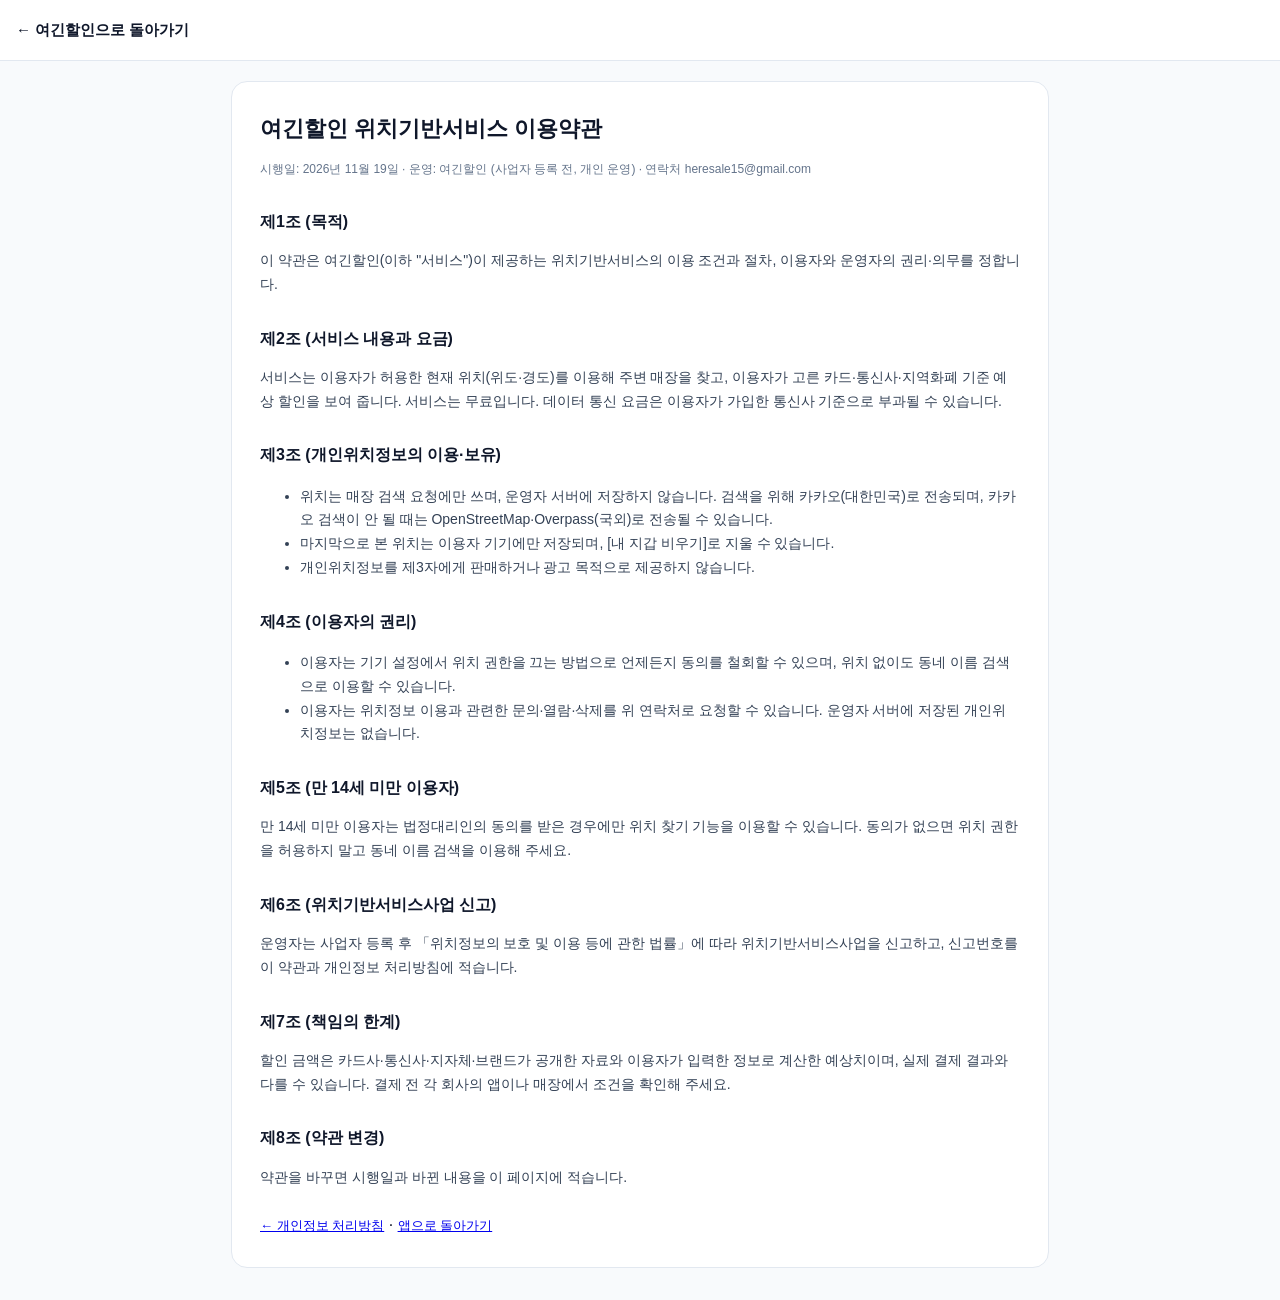
<file: app/web/location-terms.html>
<!DOCTYPE html>
<html lang="ko">
<head>
  <meta charset="UTF-8" />
  <meta name="viewport" content="width=device-width, initial-scale=1.0" />
  <title>여긴할인 위치기반서비스 이용약관</title>
  <style>
    body { font-family: 'Apple SD Gothic Neo', 'Noto Sans KR', sans-serif; background: #f8fafc; color: #0f172a; margin: 0; padding: 32px 16px; line-height: 1.7; }
    main { max-width: 760px; margin: 0 auto; background: #fff; border: 1px solid #e2e8f0; border-radius: 16px; padding: 28px; }
    h1 { font-size: 22px; margin: 0 0 4px; }
    h2 { font-size: 16px; margin: 28px 0 8px; }
    p, li { font-size: 14px; color: #334155; }
    .meta { font-size: 12px; color: #64748b; }
    .todo { background: #fef3c7; padding: 2px 6px; border-radius: 4px; }
    table { border-collapse: collapse; width: 100%; font-size: 13px; }
    th, td { border: 1px solid #e2e8f0; padding: 8px; text-align: left; vertical-align: top; }
    th { background: #f1f5f9; }
    a.back { display: inline-block; margin-top: 12px; font-size: 13px; }
    .topnav { position: sticky; top: 0; z-index: 5; background: #fff; border-bottom: 1px solid #e2e8f0; margin: -32px -16px 20px; padding: 10px 16px; }
    .topnav a { display: inline-flex; align-items: center; gap: 6px; min-height: 40px; font-weight: 700; color: #0f172a; text-decoration: none; font-size: 15px; }
  </style>
</head>
<body>
<nav class="topnav"><a href="/" onclick="if(history.length>1&&document.referrer.indexOf(location.host)>-1){history.back();return false}">← 여긴할인으로 돌아가기</a></nav>
<main>
  <h1>여긴할인 위치기반서비스 이용약관</h1>
  <p class="meta">시행일: 2026년 11월 19일 · 운영: 여긴할인 (사업자 등록 전, 개인 운영) · 연락처 heresale15@gmail.com</p>
  <h2>제1조 (목적)</h2>
  <p>이 약관은 여긴할인(이하 "서비스")이 제공하는 위치기반서비스의 이용 조건과 절차, 이용자와 운영자의 권리·의무를 정합니다.</p>
  <h2>제2조 (서비스 내용과 요금)</h2>
  <p>서비스는 이용자가 허용한 현재 위치(위도·경도)를 이용해 주변 매장을 찾고, 이용자가 고른 카드·통신사·지역화폐 기준 예상 할인을 보여 줍니다. 서비스는 무료입니다. 데이터 통신 요금은 이용자가 가입한 통신사 기준으로 부과될 수 있습니다.</p>
  <h2>제3조 (개인위치정보의 이용·보유)</h2>
  <ul>
    <li>위치는 매장 검색 요청에만 쓰며, 운영자 서버에 저장하지 않습니다. 검색을 위해 카카오(대한민국)로 전송되며, 카카오 검색이 안 될 때는 OpenStreetMap·Overpass(국외)로 전송될 수 있습니다.</li>
    <li>마지막으로 본 위치는 이용자 기기에만 저장되며, [내 지갑 비우기]로 지울 수 있습니다.</li>
    <li>개인위치정보를 제3자에게 판매하거나 광고 목적으로 제공하지 않습니다.</li>
  </ul>
  <h2>제4조 (이용자의 권리)</h2>
  <ul>
    <li>이용자는 기기 설정에서 위치 권한을 끄는 방법으로 언제든지 동의를 철회할 수 있으며, 위치 없이도 동네 이름 검색으로 이용할 수 있습니다.</li>
    <li>이용자는 위치정보 이용과 관련한 문의·열람·삭제를 위 연락처로 요청할 수 있습니다. 운영자 서버에 저장된 개인위치정보는 없습니다.</li>
  </ul>
  <h2>제5조 (만 14세 미만 이용자)</h2>
  <p>만 14세 미만 이용자는 법정대리인의 동의를 받은 경우에만 위치 찾기 기능을 이용할 수 있습니다. 동의가 없으면 위치 권한을 허용하지 말고 동네 이름 검색을 이용해 주세요.</p>
  <h2>제6조 (위치기반서비스사업 신고)</h2>
  <p>운영자는 사업자 등록 후 「위치정보의 보호 및 이용 등에 관한 법률」에 따라 위치기반서비스사업을 신고하고, 신고번호를 이 약관과 개인정보 처리방침에 적습니다.</p>
  <h2>제7조 (책임의 한계)</h2>
  <p>할인 금액은 카드사·통신사·지자체·브랜드가 공개한 자료와 이용자가 입력한 정보로 계산한 예상치이며, 실제 결제 결과와 다를 수 있습니다. 결제 전 각 회사의 앱이나 매장에서 조건을 확인해 주세요.</p>
  <h2>제8조 (약관 변경)</h2>
  <p>약관을 바꾸면 시행일과 바뀐 내용을 이 페이지에 적습니다.</p>
  <a class="back" href="/privacy.html">← 개인정보 처리방침</a> · <a class="back" href="/index.html">앱으로 돌아가기</a>
</main>
</body>
</html>
</file>
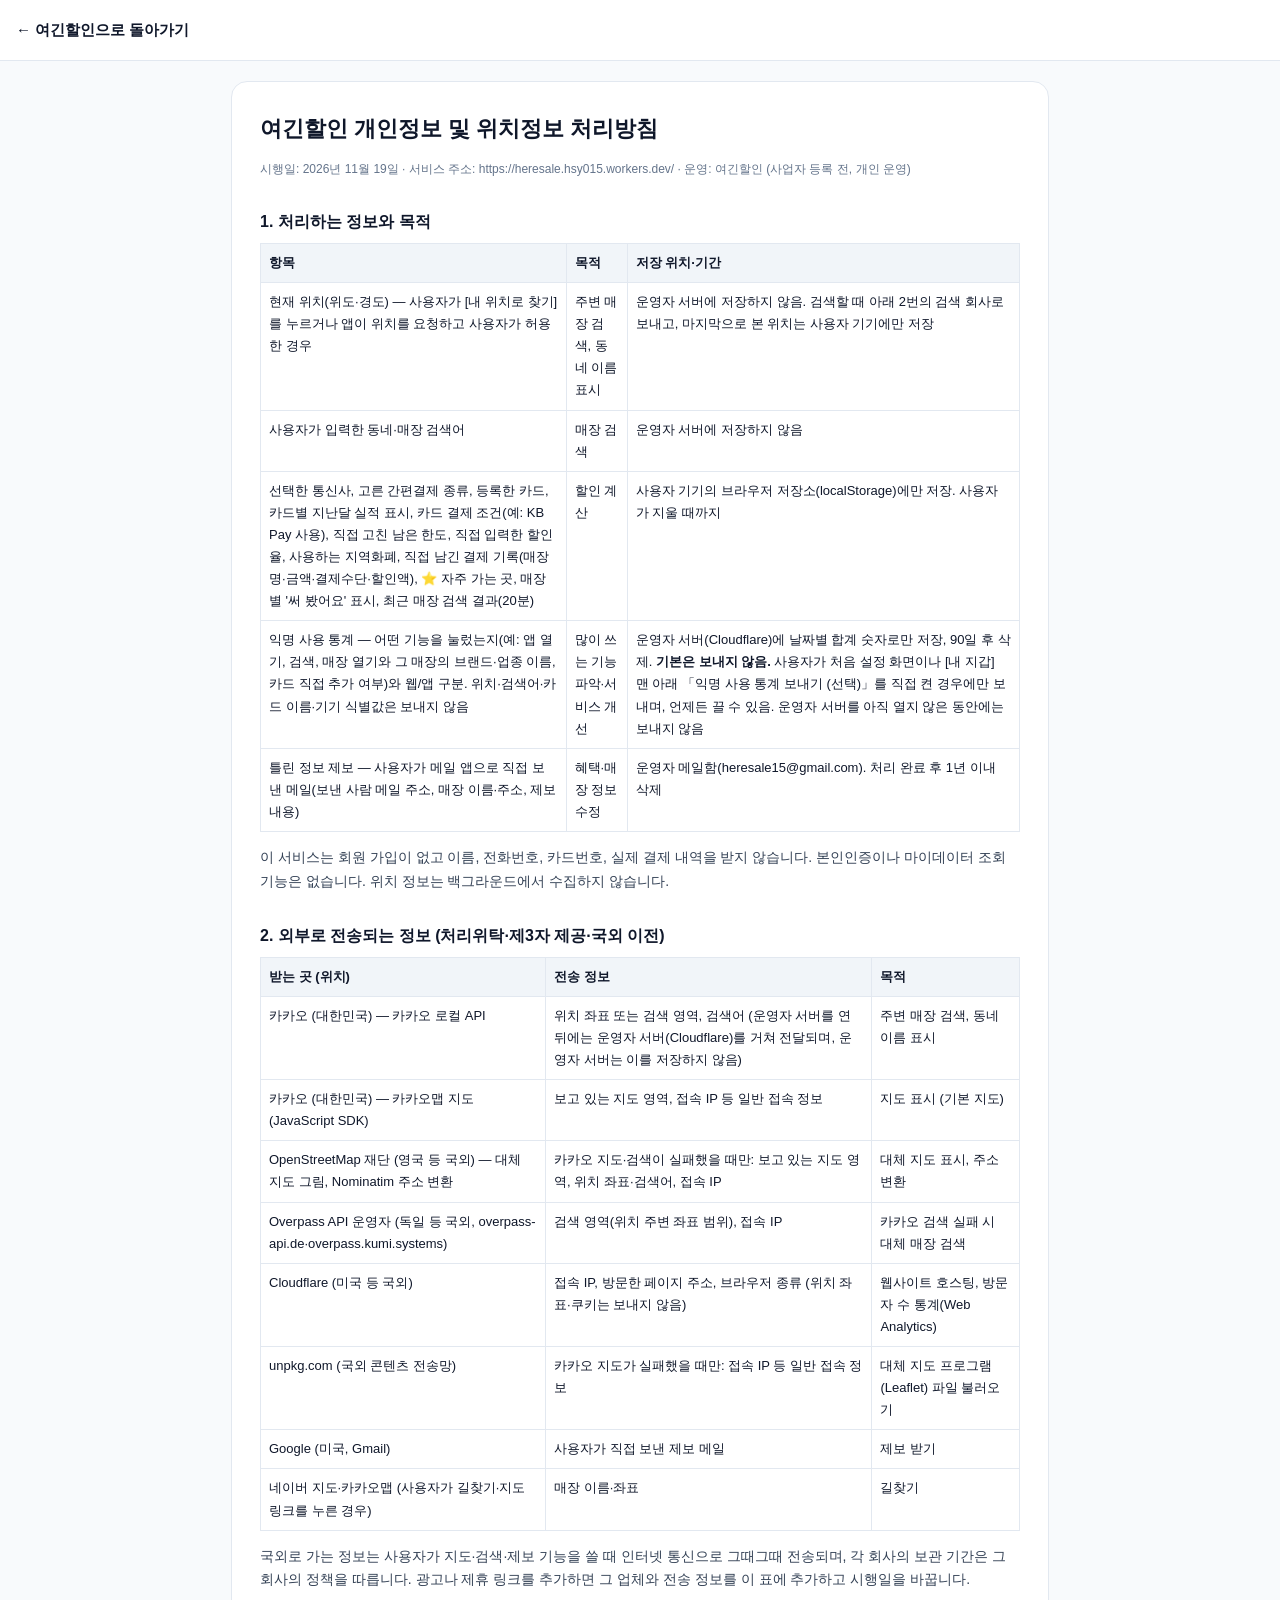
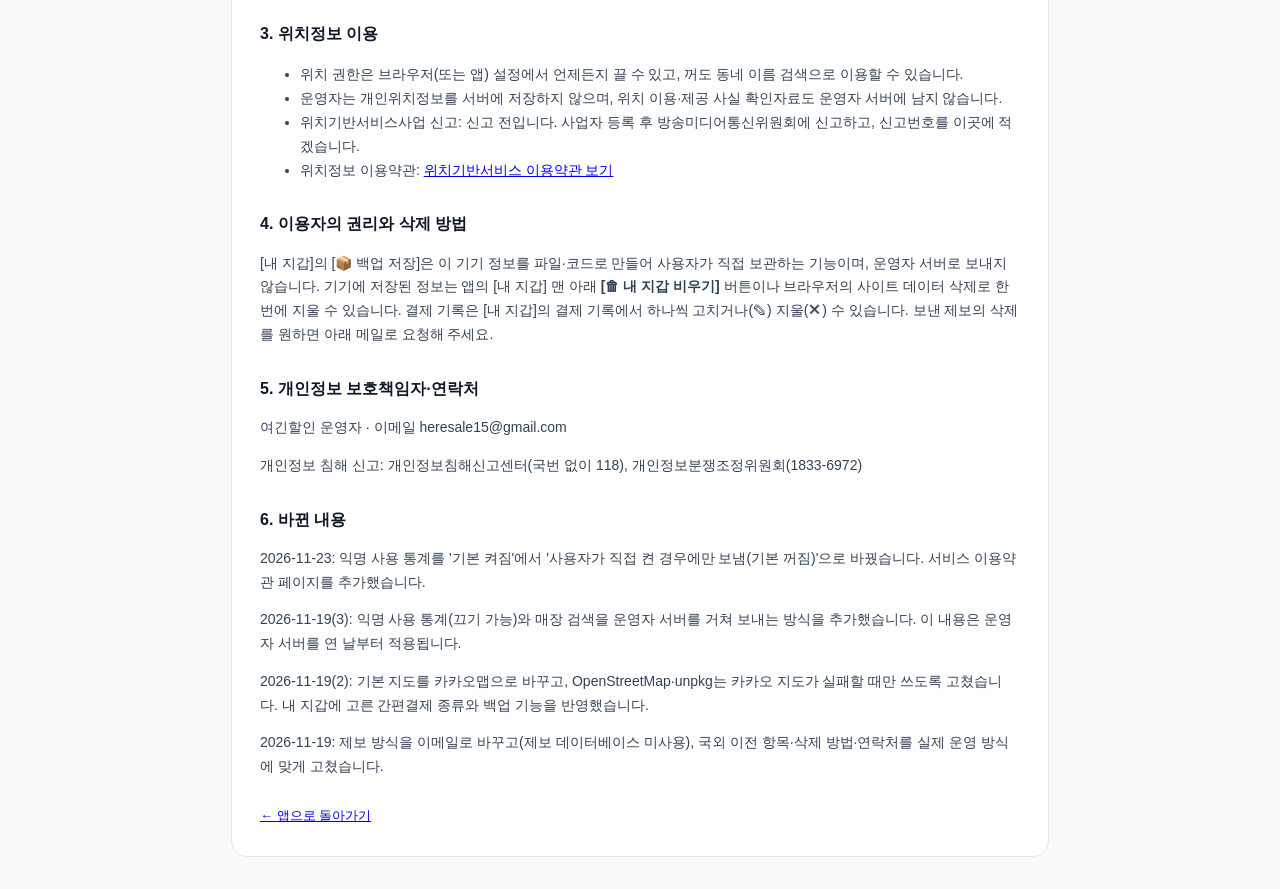
<file: app/web/privacy.html>
<!DOCTYPE html>
<html lang="ko">
<head>
  <meta charset="UTF-8" />
  <meta name="viewport" content="width=device-width, initial-scale=1.0" />
  <title>여긴할인 개인정보 및 위치정보 처리방침</title>
  <style>
    body { font-family: 'Apple SD Gothic Neo', 'Noto Sans KR', sans-serif; background: #f8fafc; color: #0f172a; margin: 0; padding: 32px 16px; line-height: 1.7; }
    main { max-width: 760px; margin: 0 auto; background: #fff; border: 1px solid #e2e8f0; border-radius: 16px; padding: 28px; }
    h1 { font-size: 22px; margin: 0 0 4px; }
    h2 { font-size: 16px; margin: 28px 0 8px; }
    p, li { font-size: 14px; color: #334155; }
    .meta { font-size: 12px; color: #64748b; }
    .todo { background: #fef3c7; padding: 2px 6px; border-radius: 4px; }
    table { border-collapse: collapse; width: 100%; font-size: 13px; }
    th, td { border: 1px solid #e2e8f0; padding: 8px; text-align: left; vertical-align: top; }
    th { background: #f1f5f9; }
    a.back { display: inline-block; margin-top: 12px; font-size: 13px; }
    .topnav { position: sticky; top: 0; z-index: 5; background: #fff; border-bottom: 1px solid #e2e8f0; margin: -32px -16px 20px; padding: 10px 16px; }
    .topnav a { display: inline-flex; align-items: center; gap: 6px; min-height: 40px; font-weight: 700; color: #0f172a; text-decoration: none; font-size: 15px; }
  </style>
</head>
<body>
<nav class="topnav"><a href="/" onclick="if(history.length>1&&document.referrer.indexOf(location.host)>-1){history.back();return false}">← 여긴할인으로 돌아가기</a></nav>
<main>
  <h1>여긴할인 개인정보 및 위치정보 처리방침</h1>
  <p class="meta">시행일: 2026년 11월 19일 · 서비스 주소: https://heresale.hsy015.workers.dev/ · 운영: 여긴할인 (사업자 등록 전, 개인 운영)</p>

  <h2>1. 처리하는 정보와 목적</h2>
  <table>
    <tr><th>항목</th><th>목적</th><th>저장 위치·기간</th></tr>
    <tr><td>현재 위치(위도·경도) — 사용자가 [내 위치로 찾기]를 누르거나 앱이 위치를 요청하고 사용자가 허용한 경우</td><td>주변 매장 검색, 동네 이름 표시</td><td>운영자 서버에 저장하지 않음. 검색할 때 아래 2번의 검색 회사로 보내고, 마지막으로 본 위치는 사용자 기기에만 저장</td></tr>
    <tr><td>사용자가 입력한 동네·매장 검색어</td><td>매장 검색</td><td>운영자 서버에 저장하지 않음</td></tr>
    <tr><td>선택한 통신사, 고른 간편결제 종류, 등록한 카드, 카드별 지난달 실적 표시, 카드 결제 조건(예: KB Pay 사용), 직접 고친 남은 한도, 직접 입력한 할인율, 사용하는 지역화폐, 직접 남긴 결제 기록(매장명·금액·결제수단·할인액), ⭐ 자주 가는 곳, 매장별 '써 봤어요' 표시, 최근 매장 검색 결과(20분)</td><td>할인 계산</td><td>사용자 기기의 브라우저 저장소(localStorage)에만 저장. 사용자가 지울 때까지</td></tr>
    <tr><td>익명 사용 통계 — 어떤 기능을 눌렀는지(예: 앱 열기, 검색, 매장 열기와 그 매장의 브랜드·업종 이름, 카드 직접 추가 여부)와 웹/앱 구분. 위치·검색어·카드 이름·기기 식별값은 보내지 않음</td><td>많이 쓰는 기능 파악·서비스 개선</td><td>운영자 서버(Cloudflare)에 날짜별 합계 숫자로만 저장, 90일 후 삭제. <b>기본은 보내지 않음.</b> 사용자가 처음 설정 화면이나 [내 지갑] 맨 아래 「익명 사용 통계 보내기 (선택)」를 직접 켠 경우에만 보내며, 언제든 끌 수 있음. 운영자 서버를 아직 열지 않은 동안에는 보내지 않음</td></tr>
    <tr><td>틀린 정보 제보 — 사용자가 메일 앱으로 직접 보낸 메일(보낸 사람 메일 주소, 매장 이름·주소, 제보 내용)</td><td>혜택·매장 정보 수정</td><td>운영자 메일함(heresale15@gmail.com). 처리 완료 후 1년 이내 삭제</td></tr>
  </table>
  <p>이 서비스는 회원 가입이 없고 이름, 전화번호, 카드번호, 실제 결제 내역을 받지 않습니다. 본인인증이나 마이데이터 조회 기능은 없습니다. 위치 정보는 백그라운드에서 수집하지 않습니다.</p>

  <h2>2. 외부로 전송되는 정보 (처리위탁·제3자 제공·국외 이전)</h2>
  <table>
    <tr><th>받는 곳 (위치)</th><th>전송 정보</th><th>목적</th></tr>
    <tr><td>카카오 (대한민국) — 카카오 로컬 API</td><td>위치 좌표 또는 검색 영역, 검색어 (운영자 서버를 연 뒤에는 운영자 서버(Cloudflare)를 거쳐 전달되며, 운영자 서버는 이를 저장하지 않음)</td><td>주변 매장 검색, 동네 이름 표시</td></tr>
    <tr><td>카카오 (대한민국) — 카카오맵 지도 (JavaScript SDK)</td><td>보고 있는 지도 영역, 접속 IP 등 일반 접속 정보</td><td>지도 표시 (기본 지도)</td></tr>
    <tr><td>OpenStreetMap 재단 (영국 등 국외) — 대체 지도 그림, Nominatim 주소 변환</td><td>카카오 지도·검색이 실패했을 때만: 보고 있는 지도 영역, 위치 좌표·검색어, 접속 IP</td><td>대체 지도 표시, 주소 변환</td></tr>
    <tr><td>Overpass API 운영자 (독일 등 국외, overpass-api.de·overpass.kumi.systems)</td><td>검색 영역(위치 주변 좌표 범위), 접속 IP</td><td>카카오 검색 실패 시 대체 매장 검색</td></tr>
    <tr><td>Cloudflare (미국 등 국외)</td><td>접속 IP, 방문한 페이지 주소, 브라우저 종류 (위치 좌표·쿠키는 보내지 않음)</td><td>웹사이트 호스팅, 방문자 수 통계(Web Analytics)</td></tr>
    <tr><td>unpkg.com (국외 콘텐츠 전송망)</td><td>카카오 지도가 실패했을 때만: 접속 IP 등 일반 접속 정보</td><td>대체 지도 프로그램(Leaflet) 파일 불러오기</td></tr>
    <tr><td>Google (미국, Gmail)</td><td>사용자가 직접 보낸 제보 메일</td><td>제보 받기</td></tr>
    <tr><td>네이버 지도·카카오맵 (사용자가 길찾기·지도 링크를 누른 경우)</td><td>매장 이름·좌표</td><td>길찾기</td></tr>
  </table>
  <p>국외로 가는 정보는 사용자가 지도·검색·제보 기능을 쓸 때 인터넷 통신으로 그때그때 전송되며, 각 회사의 보관 기간은 그 회사의 정책을 따릅니다. 광고나 제휴 링크를 추가하면 그 업체와 전송 정보를 이 표에 추가하고 시행일을 바꿉니다.</p>

  <h2>3. 위치정보 이용</h2>
  <ul>
    <li>위치 권한은 브라우저(또는 앱) 설정에서 언제든지 끌 수 있고, 꺼도 동네 이름 검색으로 이용할 수 있습니다.</li>
    <li>운영자는 개인위치정보를 서버에 저장하지 않으며, 위치 이용·제공 사실 확인자료도 운영자 서버에 남지 않습니다.</li>
    <li>위치기반서비스사업 신고: 신고 전입니다. 사업자 등록 후 방송미디어통신위원회에 신고하고, 신고번호를 이곳에 적겠습니다.</li>
    <li>위치정보 이용약관: <a href="/location-terms.html">위치기반서비스 이용약관 보기</a></li>
  </ul>

  <h2>4. 이용자의 권리와 삭제 방법</h2>
  <p>[내 지갑]의 [📦 백업 저장]은 이 기기 정보를 파일·코드로 만들어 사용자가 직접 보관하는 기능이며, 운영자 서버로 보내지 않습니다. 기기에 저장된 정보는 앱의 [내 지갑] 맨 아래 <b>[🗑 내 지갑 비우기]</b> 버튼이나 브라우저의 사이트 데이터 삭제로 한 번에 지울 수 있습니다. 결제 기록은 [내 지갑]의 결제 기록에서 하나씩 고치거나(✎) 지울(✕) 수 있습니다. 보낸 제보의 삭제를 원하면 아래 메일로 요청해 주세요.</p>

  <h2>5. 개인정보 보호책임자·연락처</h2>
  <p>여긴할인 운영자 · 이메일 heresale15@gmail.com</p>
  <p>개인정보 침해 신고: 개인정보침해신고센터(국번 없이 118), 개인정보분쟁조정위원회(1833-6972)</p>

  <h2>6. 바뀐 내용</h2>
  <p>2026-11-23: 익명 사용 통계를 '기본 켜짐'에서 '사용자가 직접 켠 경우에만 보냄(기본 꺼짐)'으로 바꿨습니다. 서비스 이용약관 페이지를 추가했습니다.</p>
  <p>2026-11-19(3): 익명 사용 통계(끄기 가능)와 매장 검색을 운영자 서버를 거쳐 보내는 방식을 추가했습니다. 이 내용은 운영자 서버를 연 날부터 적용됩니다.</p>
  <p>2026-11-19(2): 기본 지도를 카카오맵으로 바꾸고, OpenStreetMap·unpkg는 카카오 지도가 실패할 때만 쓰도록 고쳤습니다. 내 지갑에 고른 간편결제 종류와 백업 기능을 반영했습니다.</p>
  <p>2026-11-19: 제보 방식을 이메일로 바꾸고(제보 데이터베이스 미사용), 국외 이전 항목·삭제 방법·연락처를 실제 운영 방식에 맞게 고쳤습니다.</p>

  <a class="back" href="/index.html">← 앱으로 돌아가기</a>
</main>
</body>
</html>
</file>
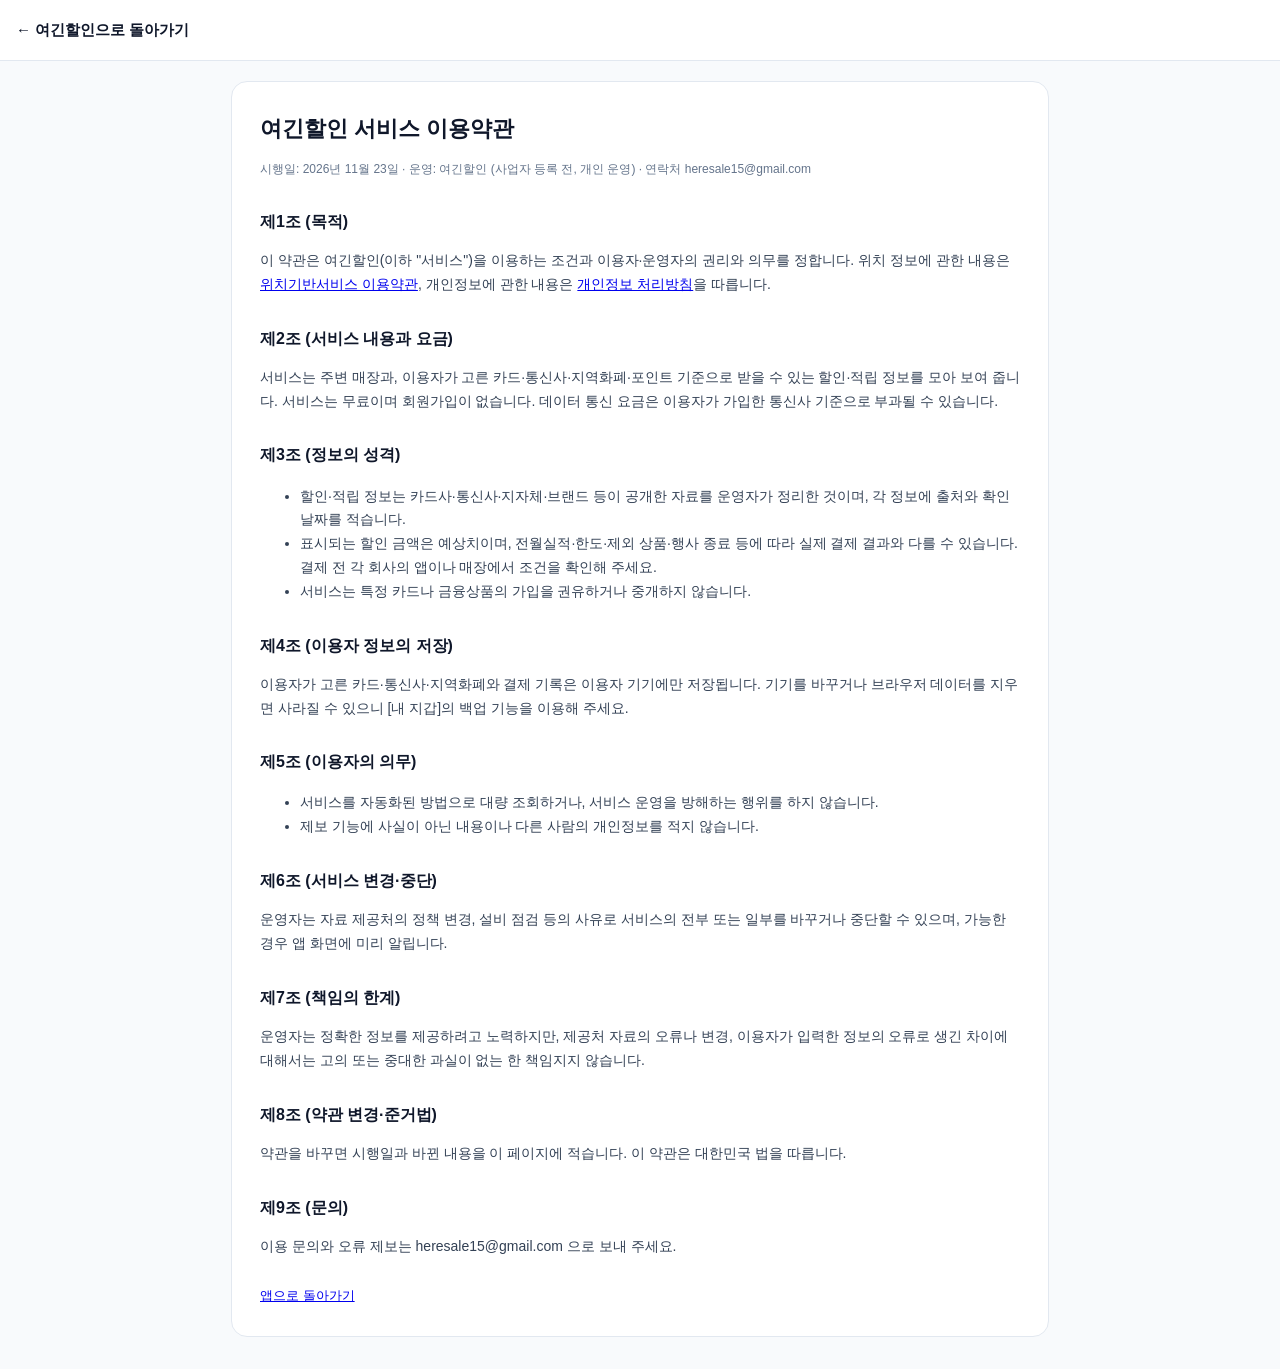
<file: app/web/terms.html>
<!DOCTYPE html>
<html lang="ko">
<head>
  <meta charset="UTF-8" />
  <meta name="viewport" content="width=device-width, initial-scale=1.0" />
  <title>여긴할인 서비스 이용약관</title>
  <style>
    body { font-family: 'Apple SD Gothic Neo', 'Noto Sans KR', sans-serif; background: #f8fafc; color: #0f172a; margin: 0; padding: 32px 16px; line-height: 1.7; }
    main { max-width: 760px; margin: 0 auto; background: #fff; border: 1px solid #e2e8f0; border-radius: 16px; padding: 28px; }
    h1 { font-size: 22px; margin: 0 0 4px; }
    h2 { font-size: 16px; margin: 28px 0 8px; }
    p, li { font-size: 14px; color: #334155; }
    .meta { font-size: 12px; color: #64748b; }
    .todo { background: #fef3c7; padding: 2px 6px; border-radius: 4px; }
    table { border-collapse: collapse; width: 100%; font-size: 13px; }
    th, td { border: 1px solid #e2e8f0; padding: 8px; text-align: left; vertical-align: top; }
    th { background: #f1f5f9; }
    a.back { display: inline-block; margin-top: 12px; font-size: 13px; }
    .topnav { position: sticky; top: 0; z-index: 5; background: #fff; border-bottom: 1px solid #e2e8f0; margin: -32px -16px 20px; padding: 10px 16px; }
    .topnav a { display: inline-flex; align-items: center; gap: 6px; min-height: 40px; font-weight: 700; color: #0f172a; text-decoration: none; font-size: 15px; }
  </style>
</head>
<body>
<nav class="topnav"><a href="/" onclick="if(history.length>1&&document.referrer.indexOf(location.host)>-1){history.back();return false}">← 여긴할인으로 돌아가기</a></nav>
<main>
  <h1>여긴할인 서비스 이용약관</h1>
  <p class="meta">시행일: 2026년 11월 23일 · 운영: 여긴할인 (사업자 등록 전, 개인 운영) · 연락처 heresale15@gmail.com</p>
  <h2>제1조 (목적)</h2>
  <p>이 약관은 여긴할인(이하 "서비스")을 이용하는 조건과 이용자·운영자의 권리와 의무를 정합니다. 위치 정보에 관한 내용은 <a href="/location-terms.html">위치기반서비스 이용약관</a>, 개인정보에 관한 내용은 <a href="/privacy.html">개인정보 처리방침</a>을 따릅니다.</p>
  <h2>제2조 (서비스 내용과 요금)</h2>
  <p>서비스는 주변 매장과, 이용자가 고른 카드·통신사·지역화폐·포인트 기준으로 받을 수 있는 할인·적립 정보를 모아 보여 줍니다. 서비스는 무료이며 회원가입이 없습니다. 데이터 통신 요금은 이용자가 가입한 통신사 기준으로 부과될 수 있습니다.</p>
  <h2>제3조 (정보의 성격)</h2>
  <ul>
    <li>할인·적립 정보는 카드사·통신사·지자체·브랜드 등이 공개한 자료를 운영자가 정리한 것이며, 각 정보에 출처와 확인 날짜를 적습니다.</li>
    <li>표시되는 할인 금액은 예상치이며, 전월실적·한도·제외 상품·행사 종료 등에 따라 실제 결제 결과와 다를 수 있습니다. 결제 전 각 회사의 앱이나 매장에서 조건을 확인해 주세요.</li>
    <li>서비스는 특정 카드나 금융상품의 가입을 권유하거나 중개하지 않습니다.</li>
  </ul>
  <h2>제4조 (이용자 정보의 저장)</h2>
  <p>이용자가 고른 카드·통신사·지역화폐와 결제 기록은 이용자 기기에만 저장됩니다. 기기를 바꾸거나 브라우저 데이터를 지우면 사라질 수 있으니 [내 지갑]의 백업 기능을 이용해 주세요.</p>
  <h2>제5조 (이용자의 의무)</h2>
  <ul>
    <li>서비스를 자동화된 방법으로 대량 조회하거나, 서비스 운영을 방해하는 행위를 하지 않습니다.</li>
    <li>제보 기능에 사실이 아닌 내용이나 다른 사람의 개인정보를 적지 않습니다.</li>
  </ul>
  <h2>제6조 (서비스 변경·중단)</h2>
  <p>운영자는 자료 제공처의 정책 변경, 설비 점검 등의 사유로 서비스의 전부 또는 일부를 바꾸거나 중단할 수 있으며, 가능한 경우 앱 화면에 미리 알립니다.</p>
  <h2>제7조 (책임의 한계)</h2>
  <p>운영자는 정확한 정보를 제공하려고 노력하지만, 제공처 자료의 오류나 변경, 이용자가 입력한 정보의 오류로 생긴 차이에 대해서는 고의 또는 중대한 과실이 없는 한 책임지지 않습니다.</p>
  <h2>제8조 (약관 변경·준거법)</h2>
  <p>약관을 바꾸면 시행일과 바뀐 내용을 이 페이지에 적습니다. 이 약관은 대한민국 법을 따릅니다.</p>
  <h2>제9조 (문의)</h2>
  <p>이용 문의와 오류 제보는 heresale15@gmail.com 으로 보내 주세요.</p>
  <a class="back" href="/index.html">앱으로 돌아가기</a>
</main>
</body>
</html>
</file>
